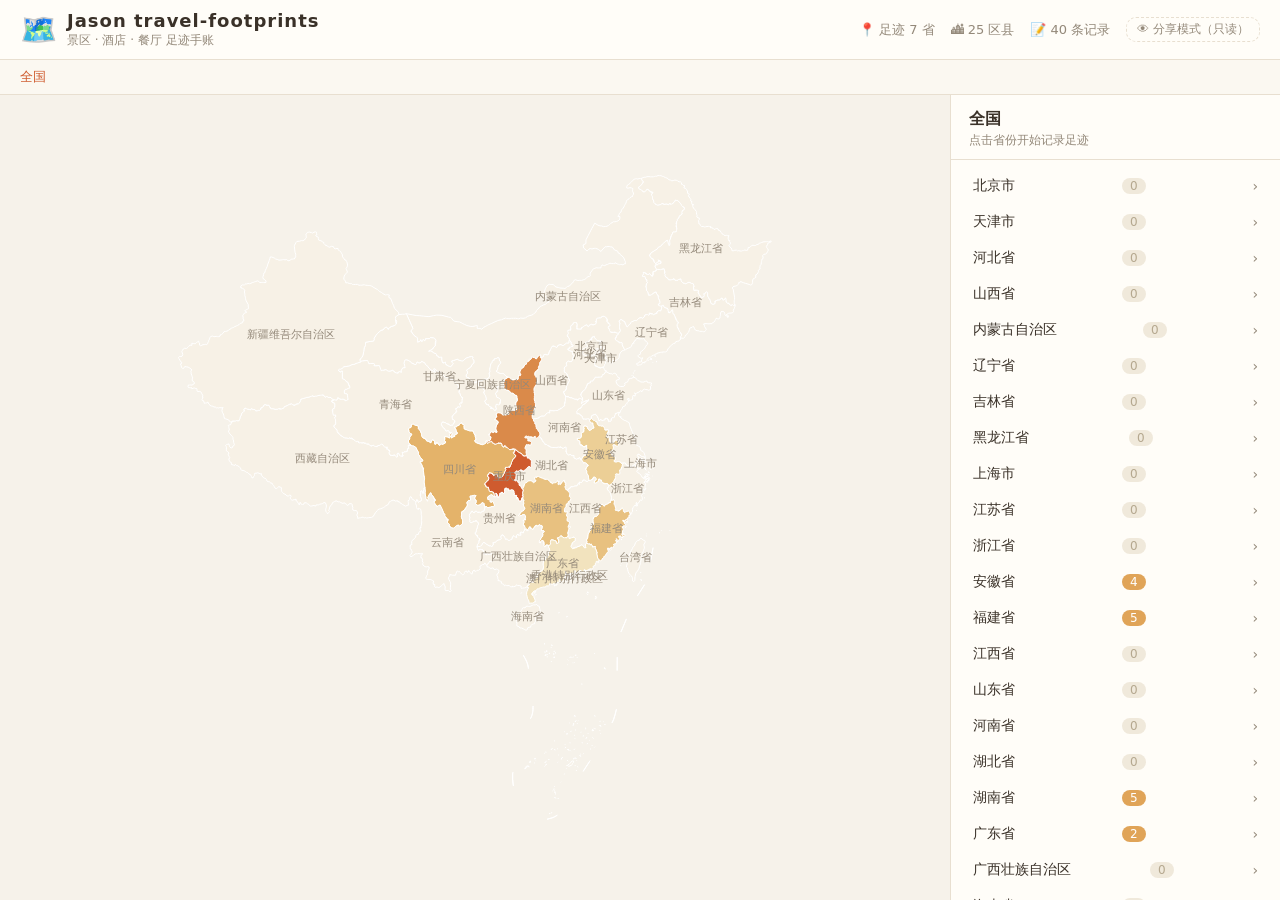
<file: index.html>
<!DOCTYPE html>
<html lang="zh-CN">
<head>
<meta charset="UTF-8">
<meta name="viewport" content="width=device-width, initial-scale=1">
<title>Jason travel-footprints · 景区 / 酒店 / 餐厅足迹</title>
<link rel="icon" href="data:image/svg+xml,<svg xmlns='http://www.w3.org/2000/svg' viewBox='0 0 100 100'><text y='.9em' font-size='88'>🗺️</text></svg>">
<link rel="stylesheet" href="css/style.css">
</head>
<body>

<header class="topbar">
  <div class="brand">
    <span class="logo">🗺️</span>
    <div>
      <h1>Jason travel-footprints</h1>
      <p>景区 · 酒店 · 餐厅 足迹手账</p>
    </div>
  </div>
  <div class="top-stats" id="topStats"></div>
  <div class="top-actions">
    <button id="btnExport" class="btn ghost" title="把所有记录导出为 JSON 备份文件">导出备份</button>
    <button id="btnImport" class="btn ghost" title="从备份文件恢复记录">导入备份</button>
    <input type="file" id="importFile" accept=".json,application/json" hidden>
  </div>
</header>

<nav class="breadcrumb" id="breadcrumb" aria-label="面包屑导航"></nav>

<main class="layout">
  <section class="panel-main">
    <div class="map-wrap" id="mapWrap">
      <div id="map"></div>
      <div class="map-tip" id="mapTip" hidden></div>
    </div>

    <div class="county-view" id="countyView" hidden>
      <div class="county-head">
        <div class="county-title">
          <h2 id="countyName"></h2>
          <p class="muted" id="countyPath"></p>
        </div>
        <button class="btn primary" id="btnAdd">＋ 添加记录</button>
      </div>
      <div class="mini-map-wrap"><div id="miniMap"></div><span class="mini-hint">点击小地图返回上一级地图</span></div>
      <div class="tabs" id="countyTabs"></div>
      <div class="cards" id="cardList"></div>
    </div>
  </section>

  <aside class="panel-side">
    <div class="side-head" id="sideHead"></div>
    <div class="side-list" id="sideList"></div>
  </aside>
</main>

<div class="modal-mask" id="modalMask" hidden>
  <div class="modal" role="dialog" aria-modal="true" aria-labelledby="formTitle">
    <div class="modal-head">
      <h2 id="formTitle">添加记录</h2>
      <button type="button" class="icon-btn" id="formClose" title="关闭">✕</button>
    </div>
    <form id="recordForm" novalidate>
      <div class="seg" id="typeSeg"></div>
      <label class="field">名称 <span class="req">*</span>
        <input name="recName" maxlength="60" placeholder="如：西湖 / 亚朵酒店 / 外婆家" required>
      </label>
      <div class="row2">
        <label class="field">到访日期
          <input type="date" name="recDate">
        </label>
        <div class="field">评分
          <div class="stars" id="starInput"></div>
        </div>
      </div>
      <div class="row2">
        <label class="field"><span id="costLabel">人均消费</span>（元）
          <input type="number" name="recCost" min="0" step="0.1" placeholder="选填">
        </label>
        <label class="field">电话
          <input name="recPhone" placeholder="选填">
        </label>
      </div>
      <label class="field">地址
        <input name="recAddress" placeholder="选填">
      </label>
      <div class="field">标签
        <div class="tags-editor">
          <div class="chips" id="tagChips"></div>
          <input id="tagInput" placeholder="输入自定义标签后回车添加">
        </div>
      </div>
      <label class="field">图片链接（每行一个）
        <textarea name="recPhotos" rows="2" placeholder="https://…"></textarea>
      </label>
      <label class="field">推荐理由 / 备注
        <textarea name="recNotes" rows="3" placeholder="招牌菜、房型体验、游玩建议…"></textarea>
      </label>
      <div class="form-foot">
        <button type="button" class="btn danger" id="btnDelete" hidden>删除记录</button>
        <span class="spacer"></span>
        <button type="button" class="btn ghost" id="btnCancel">取消</button>
        <button type="submit" class="btn primary">保存</button>
      </div>
    </form>
  </div>
</div>

<div class="toast" id="toast" hidden></div>

<script src="lib/echarts.min.js"></script>
<script src="data/config.js"></script>
<script src="data/regions.js"></script>
<script src="data/records.js"></script>
<script src="js/store.js"></script>
<script src="js/map.js"></script>
<script src="js/app.js"></script>
</body>
</html>
</file>
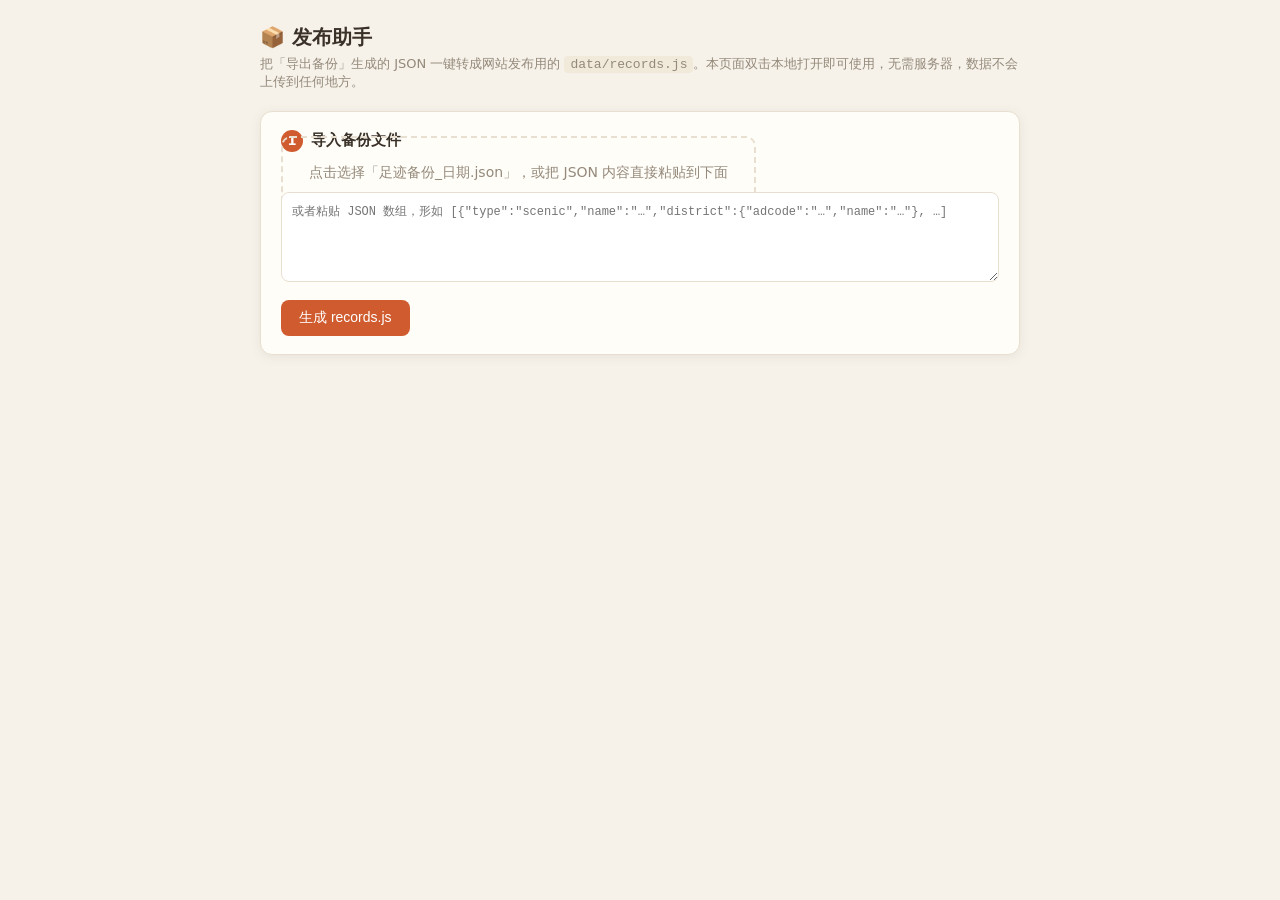
<file: tools/publish.html>
<!DOCTYPE html>
<html lang="zh-CN">
<head>
<meta charset="UTF-8">
<meta name="viewport" content="width=device-width, initial-scale=1">
<title>发布助手 · 把备份 JSON 转成 records.js</title>
<link rel="icon" href="data:image/svg+xml,<svg xmlns='http://www.w3.org/2000/svg' viewBox='0 0 100 100'><text y='.9em' font-size='88'>📦</text></svg>">
<style>
:root {
  --bg: #f6f2ea; --panel: #fffdf8; --ink: #3a3128; --muted: #94897a;
  --line: #e8dfd0; --primary: #cf5b2e; --gold: #e0a458;
}
* { box-sizing: border-box; }
body {
  margin: 0; padding: 24px; background: var(--bg); color: var(--ink);
  font-family: "Microsoft YaHei", "PingFang SC", "Segoe UI", system-ui, sans-serif;
}
.wrap { max-width: 760px; margin: 0 auto; }
h1 { font-size: 20px; margin: 0 0 4px; }
p.sub { color: var(--muted); font-size: 13px; margin: 0 0 20px; }
.card {
  background: var(--panel); border: 1px solid var(--line); border-radius: 12px;
  padding: 18px 20px; margin-bottom: 16px; box-shadow: 0 2px 12px rgba(90,70,40,.08);
}
.card h2 { font-size: 15px; margin: 0 0 10px; }
.step-no {
  display: inline-block; width: 22px; height: 22px; line-height: 22px; text-align: center;
  background: var(--primary); color: #fff; border-radius: 50%; font-size: 13px; margin-right: 8px;
}
ol { margin: 8px 0 0; padding-left: 22px; font-size: 14px; line-height: 1.9; }
code {
  background: #f1e9da; border-radius: 4px; padding: 1px 6px;
  font-family: Consolas, "Courier New", monospace; font-size: 13px;
}
.drop {
  border: 2px dashed var(--line); border-radius: 10px; padding: 26px;
  text-align: center; color: var(--muted); font-size: 14px; cursor: pointer;
}
.drop:hover { border-color: var(--gold); color: var(--ink); }
textarea {
  width: 100%; min-height: 90px; margin-top: 10px; padding: 10px;
  border: 1px solid var(--line); border-radius: 8px; font-size: 12px;
  font-family: Consolas, "Courier New", monospace; color: var(--ink);
}
.btn {
  border: none; border-radius: 8px; padding: 9px 18px; font-size: 14px;
  cursor: pointer; background: var(--primary); color: #fff; margin: 14px 8px 0 0;
}
.btn.ghost { background: transparent; color: var(--primary); border: 1px solid var(--primary); }
.btn:disabled { opacity: .45; cursor: not-allowed; }
#result { display: none; }
.stats { display: flex; gap: 12px; flex-wrap: wrap; margin: 4px 0 12px; }
.stat {
  background: #f6efe2; border-radius: 8px; padding: 8px 14px; font-size: 13px;
}
.stat b { color: var(--primary); }
#warnings { margin: 8px 0 0; padding-left: 18px; font-size: 13px; color: #a05a20; }
#output {
  width: 100%; height: 180px; padding: 10px; border: 1px solid var(--line);
  border-radius: 8px; font-size: 11px; font-family: Consolas, "Courier New", monospace;
  background: #fbf7ef; color: var(--ink);
}
.tip { color: var(--muted); font-size: 12px; margin-top: 10px; line-height: 1.8; }
</style>
</head>
<body>
<div class="wrap">
  <h1>📦 发布助手</h1>
  <p class="sub">把「导出备份」生成的 JSON 一键转成网站发布用的 <code>data/records.js</code>。本页面双击本地打开即可使用，无需服务器，数据不会上传到任何地方。</p>

  <div class="card">
    <h2><span class="step-no">1</span>导入备份文件</h2>
    <label class="drop" id="drop">
      点击选择「足迹备份_日期.json」，或把 JSON 内容直接粘贴到下面
      <input type="file" id="file" accept=".json,application/json" hidden>
    </label>
    <textarea id="paste" placeholder='或者粘贴 JSON 数组，形如 [{"type":"scenic","name":"…","district":{"adcode":"…","name":"…"}, …]'></textarea>
    <button class="btn" id="go">生成 records.js</button>
  </div>

  <div class="card" id="result">
    <h2><span class="step-no">2</span>检查并带走结果</h2>
    <div class="stats" id="stats"></div>
    <ul id="warnings"></ul>
    <textarea id="output" readonly></textarea>
    <button class="btn" id="copy">复制内容</button>
    <button class="btn ghost" id="download">下载 records.js</button>
    <p class="tip">
      拿到内容后：用 <b>生成的文件覆盖仓库里的 <code>data/records.js</code></b>，提交推送到 main 分支，
      GitHub Pages 会自动重新发布（约 1 分钟）。也可以先在本地双击 <code>index.html</code> 预览——
      注意本地打开的是「录入模式」，页面顶部会显示当前是编辑模式。
    </p>
  </div>
</div>

<script>
const $ = id => document.getElementById(id);
let records = null;

$('file').addEventListener('change', e => {
  const f = e.target.files[0];
  if (!f) return;
  const r = new FileReader();
  r.onload = () => { $('paste').value = String(r.result); convert(); };
  r.readAsText(f, 'utf-8');
  e.target.value = '';
});

$('go').addEventListener('click', convert);

function convert() {
  const raw = $('paste').value.trim();
  if (!raw) return;
  let list;
  try { list = JSON.parse(raw); }
  catch (e) { return fail('内容不是有效的 JSON：' + e.message); }
  if (!Array.isArray(list)) return fail('顶层必须是 JSON 数组（[ … ]）');

  const warn = [];
  const now = Date.now();
  const clean = [];
  list.forEach((it, i) => {
    if (!it || typeof it !== 'object') { warn.push(`第 ${i + 1} 条不是对象，已跳过`); return; }
    if (!it.name) { warn.push(`第 ${i + 1} 条缺少 name（名称），已跳过`); return; }
    if (!it.district || !it.district.adcode) {
      warn.push(`「${it.name}」缺少 district（区县信息），已跳过——记录必须精确到区县`);
      return;
    }
    const rec = Object.assign({}, it);
    rec.province = fixRegion(rec.province);
    rec.city = fixRegion(rec.city);
    rec.district = fixRegion(rec.district);
    if (!rec.id) rec.id = uid();
    if (!rec.createdAt) rec.createdAt = now;
    rec.updatedAt = now;
    rec.type = ['scenic', 'hotel', 'restaurant'].includes(rec.type) ? rec.type : 'scenic';
    clean.push(rec);
  });

  if (!clean.length) return fail('没有可用的记录（每条至少要有 name 和 district）');

  const provs = new Set(clean.map(r => r.province && r.province.adcode).filter(Boolean));
  const dists = new Set(clean.map(r => r.district && r.district.adcode).filter(Boolean));
  const byType = { scenic: 0, hotel: 0, restaurant: 0 };
  clean.forEach(r => byType[r.type]++);

  $('stats').innerHTML =
    `<span class="stat">📝 <b>${clean.length}</b> 条记录</span>` +
    `<span class="stat">📍 <b>${provs.size}</b> 个省级行政区</span>` +
    `<span class="stat">🏙 <b>${dists.size}</b> 个区县</span>` +
    `<span class="stat">🏞️ 景区 ${byType.scenic} · 🏨 酒店 ${byType.hotel} · 🍜 餐厅 ${byType.restaurant}</span>`;

  $('warnings').innerHTML = warn.map(w => `<li>${escapeHtml(w)}</li>`).join('');

  window.__RESULT__ = 'window.RECORDS_SNAPSHOT = ' + JSON.stringify(clean) + ';';
  $('output').value = window.__RESULT__;
  $('result').style.display = 'block';
  $('result').scrollIntoView({ behavior: 'smooth' });
}

function fixRegion(r) {
  if (!r || !r.adcode) return r || null;
  return { adcode: String(r.adcode), name: r.name || '' };
}

function uid() {
  return (crypto.randomUUID ? crypto.randomUUID()
    : 'id-' + Date.now() + '-' + Math.random().toString(36).slice(2, 10));
}

function escapeHtml(s) {
  return String(s).replace(/[&<>"']/g, c =>
    ({ '&': '&amp;', '<': '&lt;', '>': '&gt;', '"': '&quot;', "'": '&#39;' }[c]));
}

function fail(msg) {
  $('result').style.display = 'block';
  $('stats').innerHTML = '';
  $('warnings').innerHTML = `<li>${escapeHtml(msg)}</li>`;
  $('output').value = '';
  window.__RESULT__ = null;
}

$('copy').addEventListener('click', async () => {
  if (!window.__RESULT__) return;
  try { await navigator.clipboard.writeText(window.__RESULT__); }
  catch (e) { $('output').select(); document.execCommand('copy'); }
  $('copy').textContent = '已复制 ✓';
  setTimeout(() => { $('copy').textContent = '复制内容'; }, 1600);
});

$('download').addEventListener('click', () => {
  if (!window.__RESULT__) return;
  const blob = new Blob([window.__RESULT__], { type: 'text/javascript' });
  const a = document.createElement('a');
  a.href = URL.createObjectURL(blob);
  a.download = 'records.js';
  document.body.appendChild(a);
  a.click();
  a.remove();
  setTimeout(() => URL.revokeObjectURL(a.href), 3000);
});
</script>
</body>
</html>
</file>
<file: css/style.css>
/* 全国美食集合网 —— 暖色旅行手账风 */
:root {
  --bg: #f6f2ea;
  --panel: #fffdf8;
  --ink: #3a3128;
  --muted: #94897a;
  --line: #e8dfd0;
  --primary: #cf5b2e;
  --primary-dark: #b34a22;
  --gold: #e0a458;
  --green: #4d8b6a;
  --blue: #3b6ea5;
  --shadow: 0 2px 12px rgba(90, 70, 40, .10);
}

* { box-sizing: border-box; }
[hidden] { display: none !important; }
html, body { height: 100%; }
body {
  margin: 0;
  font-family: "Microsoft YaHei", "PingFang SC", "Segoe UI", system-ui, sans-serif;
  background: var(--bg);
  color: var(--ink);
  display: flex;
  flex-direction: column;
  overflow: hidden;
}
.muted { color: var(--muted); font-size: 12px; margin: 2px 0 0; }

/* ---------- 顶栏 ---------- */
.topbar {
  display: flex; align-items: center; gap: 16px;
  padding: 10px 20px;
  background: var(--panel);
  border-bottom: 1px solid var(--line);
  flex: none;
}
.brand { display: flex; align-items: center; gap: 10px; }
.brand .logo { font-size: 30px; line-height: 1; }
.brand h1 { font-size: 18px; margin: 0; letter-spacing: 1px; }
.brand p { margin: 1px 0 0; font-size: 12px; color: var(--muted); }
.top-stats { margin-left: auto; display: flex; gap: 16px; font-size: 13px; color: var(--muted); white-space: nowrap; }
.top-actions { display: flex; gap: 8px; }

/* ---------- 按钮 ---------- */
.btn {
  border: 1px solid transparent; border-radius: 8px;
  padding: 7px 14px; font-size: 13px; cursor: pointer;
  background: var(--primary); color: #fff;
  transition: .15s;
}
.btn:hover { background: var(--primary-dark); }
.btn.ghost { background: transparent; color: var(--ink); border-color: var(--line); }
.btn.ghost:hover { background: #f4ecdd; }
.btn.danger { background: #c0392b; }
.btn.danger:hover { background: #a93226; }
.btn.mini { padding: 4px 10px; font-size: 12px; border-radius: 6px; }
.btn.mini.ghost { background: transparent; color: var(--muted); border-color: var(--line); }
.icon-btn {
  border: none; background: transparent; font-size: 16px; cursor: pointer;
  color: var(--muted); padding: 4px 8px; border-radius: 6px;
}
.icon-btn:hover { background: #f4ecdd; color: var(--ink); }

/* ---------- 面包屑 ---------- */
.breadcrumb {
  padding: 8px 20px; font-size: 13px;
  background: #fbf8f1; border-bottom: 1px solid var(--line);
  flex: none;
}
.breadcrumb a { color: var(--primary); cursor: pointer; text-decoration: none; }
.breadcrumb a:hover { text-decoration: underline; }
.breadcrumb .sep { margin: 0 7px; color: var(--muted); }
.breadcrumb b { font-weight: 600; }

/* ---------- 主布局 ---------- */
.layout { flex: 1; display: flex; min-height: 0; }
.panel-main { flex: 1; position: relative; min-width: 0; background: var(--bg); }
.map-wrap { position: absolute; inset: 0; }
#map { width: 100%; height: 100%; cursor: grab; }
#map:active { cursor: grabbing; }
.map-tip {
  position: absolute; inset: 0; z-index: 5;
  display: flex; align-items: center; justify-content: center; gap: 8px;
  background: rgba(255, 253, 248, .82);
  font-size: 14px; color: var(--muted);
}
.map-tip a { color: var(--primary); }
.spin {
  width: 16px; height: 16px; border-radius: 50%;
  border: 2px solid var(--line); border-top-color: var(--primary);
  animation: spin .8s linear infinite; display: inline-block;
}
@keyframes spin { to { transform: rotate(360deg); } }

/* ---------- 侧栏 ---------- */
.panel-side {
  width: 330px; flex: none;
  background: var(--panel); border-left: 1px solid var(--line);
  display: flex; flex-direction: column; min-height: 0;
}
.side-head { padding: 14px 18px 10px; border-bottom: 1px solid var(--line); }
.side-head h3 { margin: 0; font-size: 16px; }
.side-list { flex: 1; overflow-y: auto; padding: 8px 10px 16px; }
.side-item {
  display: flex; align-items: center; justify-content: space-between; gap: 8px;
  padding: 9px 12px; border-radius: 8px; cursor: pointer; font-size: 14px;
}
.side-item:hover { background: #f4ecdd; }
.side-item .nm { overflow: hidden; text-overflow: ellipsis; white-space: nowrap; }
.side-item::after { content: "›"; color: var(--muted); }
.cnt {
  font-size: 12px; color: #fff; background: var(--gold);
  border-radius: 10px; padding: 1px 8px; flex: none;
}
.cnt.zero { background: #f0e9db; color: #b5a88f; }
.empty { text-align: center; color: var(--muted); font-size: 13px; padding: 30px 10px; }

/* ---------- 县级视图 ---------- */
.county-view { position: absolute; inset: 0; overflow-y: auto; padding: 16px 22px 30px; }
.county-head { display: flex; align-items: center; gap: 14px; margin-bottom: 10px; }
.county-title { flex: 1; }
.county-title h2 { margin: 0; font-size: 22px; }
.mini-map-wrap { position: relative; height: 175px; background: var(--panel); border: 1px solid var(--line); border-radius: 12px; overflow: hidden; }
#miniMap { width: 100%; height: 100%; }
.mini-hint {
  position: absolute; right: 10px; bottom: 6px;
  font-size: 11px; color: var(--muted);
  background: rgba(255, 253, 248, .85); padding: 2px 8px; border-radius: 8px;
}
.mini-fallback { color: var(--muted); font-size: 12px; text-align: center; padding-top: 60px; }

.tabs { display: flex; gap: 8px; margin: 14px 0 12px; flex-wrap: wrap; }
.tab {
  border: 1px solid var(--line); background: var(--panel); color: var(--ink);
  border-radius: 20px; padding: 6px 14px; font-size: 13px; cursor: pointer;
}
.tab i { font-style: normal; color: var(--muted); font-size: 12px; margin-left: 3px; }
.tab.active { background: var(--primary); border-color: var(--primary); color: #fff; }
.tab.active i { color: rgba(255, 255, 255, .8); }

/* ---------- 记录卡片 ---------- */
.cards { display: grid; grid-template-columns: repeat(auto-fill, minmax(310px, 1fr)); gap: 14px; }
.card {
  background: var(--panel); border: 1px solid var(--line); border-radius: 12px;
  padding: 14px 16px; box-shadow: var(--shadow);
  display: flex; flex-direction: column; gap: 8px;
}
.card-top { display: flex; align-items: center; gap: 8px; flex-wrap: wrap; }
.card-top h3 { margin: 0; font-size: 16px; flex: 1; min-width: 0; overflow: hidden; text-overflow: ellipsis; white-space: nowrap; }
.badge { font-size: 12px; border-radius: 6px; padding: 2px 8px; color: #fff; flex: none; }
.b-scenic { background: var(--green); }
.b-hotel { background: var(--blue); }
.b-restaurant { background: var(--primary); }
.card .stars { color: var(--gold); font-size: 14px; letter-spacing: 1px; flex: none; }
.card-meta { font-size: 12.5px; color: var(--muted); display: flex; gap: 12px; flex-wrap: wrap; }
.chips { display: flex; flex-wrap: wrap; gap: 6px; }
.chips i {
  font-style: normal; font-size: 12px; color: #8a6d3b;
  background: #f7ecd7; border-radius: 10px; padding: 2px 9px;
}
#tagChips i { cursor: pointer; }
#tagChips i.on { background: var(--primary); color: #fff; }
.notes { margin: 0; font-size: 13px; line-height: 1.6; color: #5c5245; white-space: pre-wrap; }
.photos { display: flex; gap: 8px; flex-wrap: wrap; }
.photos img { width: 74px; height: 56px; object-fit: cover; border-radius: 8px; border: 1px solid var(--line); }
.card-actions { display: flex; gap: 8px; justify-content: flex-end; border-top: 1px dashed var(--line); padding-top: 8px; margin-top: 2px; }

.empty-block { grid-column: 1 / -1; text-align: center; padding: 60px 0; color: var(--muted); }
.empty-block .btn { margin-top: 14px; }

/* ---------- 弹窗表单 ---------- */
.modal-mask {
  position: fixed; inset: 0; z-index: 50;
  background: rgba(50, 40, 28, .45);
  display: flex; align-items: flex-start; justify-content: center;
  overflow-y: auto; padding: 40px 16px;
}
.modal {
  background: var(--panel); border-radius: 14px;
  width: 520px; max-width: 100%;
  box-shadow: 0 10px 40px rgba(40, 30, 15, .3);
  padding: 18px 22px 20px;
}
.modal-head { display: flex; align-items: center; justify-content: space-between; margin-bottom: 10px; }
.modal-head h2 { margin: 0; font-size: 18px; }
.seg { display: flex; gap: 8px; margin-bottom: 12px; }
.seg-btn {
  flex: 1; border: 1px solid var(--line); background: #fff; color: var(--ink);
  border-radius: 8px; padding: 8px 0; font-size: 14px; cursor: pointer;
}
.seg-btn.active { background: var(--primary); border-color: var(--primary); color: #fff; }
.field { display: block; font-size: 13px; color: #6b6152; margin-bottom: 10px; }
.field .req { color: var(--primary); }
.field input, .field textarea {
  display: block; width: 100%; margin-top: 4px;
  border: 1px solid var(--line); border-radius: 8px;
  padding: 8px 10px; font-size: 14px; font-family: inherit;
  background: #fff; color: var(--ink);
}
.field input:focus, .field textarea:focus { outline: none; border-color: var(--gold); }
.field textarea { resize: vertical; }
.row2 { display: grid; grid-template-columns: 1fr 1fr; gap: 12px; }
.stars { margin-top: 6px; font-size: 24px; line-height: 1; cursor: pointer; user-select: none; color: #e2d8c6; }
.stars .star { display: inline-block; padding: 0 2px; }
.stars .star.on { color: var(--gold); }
.tags-editor { margin-top: 6px; }
.tags-editor input {
  width: 100%; border: 1px solid var(--line); border-radius: 8px;
  padding: 7px 10px; font-size: 13px; background: #fff; margin-top: 4px;
}
.tags-editor input:focus { outline: none; border-color: var(--gold); }
.form-foot { display: flex; gap: 8px; align-items: center; margin-top: 14px; }
.form-foot .spacer { flex: 1; }

/* ---------- Toast ---------- */
.toast {
  position: fixed; left: 50%; bottom: 36px; transform: translateX(-50%);
  background: rgba(58, 49, 40, .92); color: #fffdf8;
  padding: 9px 20px; border-radius: 20px; font-size: 13px;
  z-index: 99; box-shadow: 0 4px 16px rgba(0, 0, 0, .25);
}

/* ---------- 分享模式（只读） ---------- */
.share-badge {
  align-self: center; font-size: 12px; color: var(--muted);
  border: 1px dashed var(--line); border-radius: 10px; padding: 3px 10px;
  white-space: nowrap;
}
.share-mode #btnAdd, .share-mode #btnExport, .share-mode #btnImport,
.share-mode .card-actions, .share-mode .empty-block .btn { display: none !important; }

/* ---------- 滚动条 ---------- */
::-webkit-scrollbar { width: 9px; height: 9px; }
::-webkit-scrollbar-thumb { background: #ddd2bd; border-radius: 5px; }
::-webkit-scrollbar-track { background: transparent; }

/* ---------- 窄屏 ---------- */
@media (max-width: 880px) {
  .layout { flex-direction: column; }
  .panel-side { width: 100%; height: 42%; border-left: none; border-top: 1px solid var(--line); }
  .top-stats { display: none; }
}
</file>
